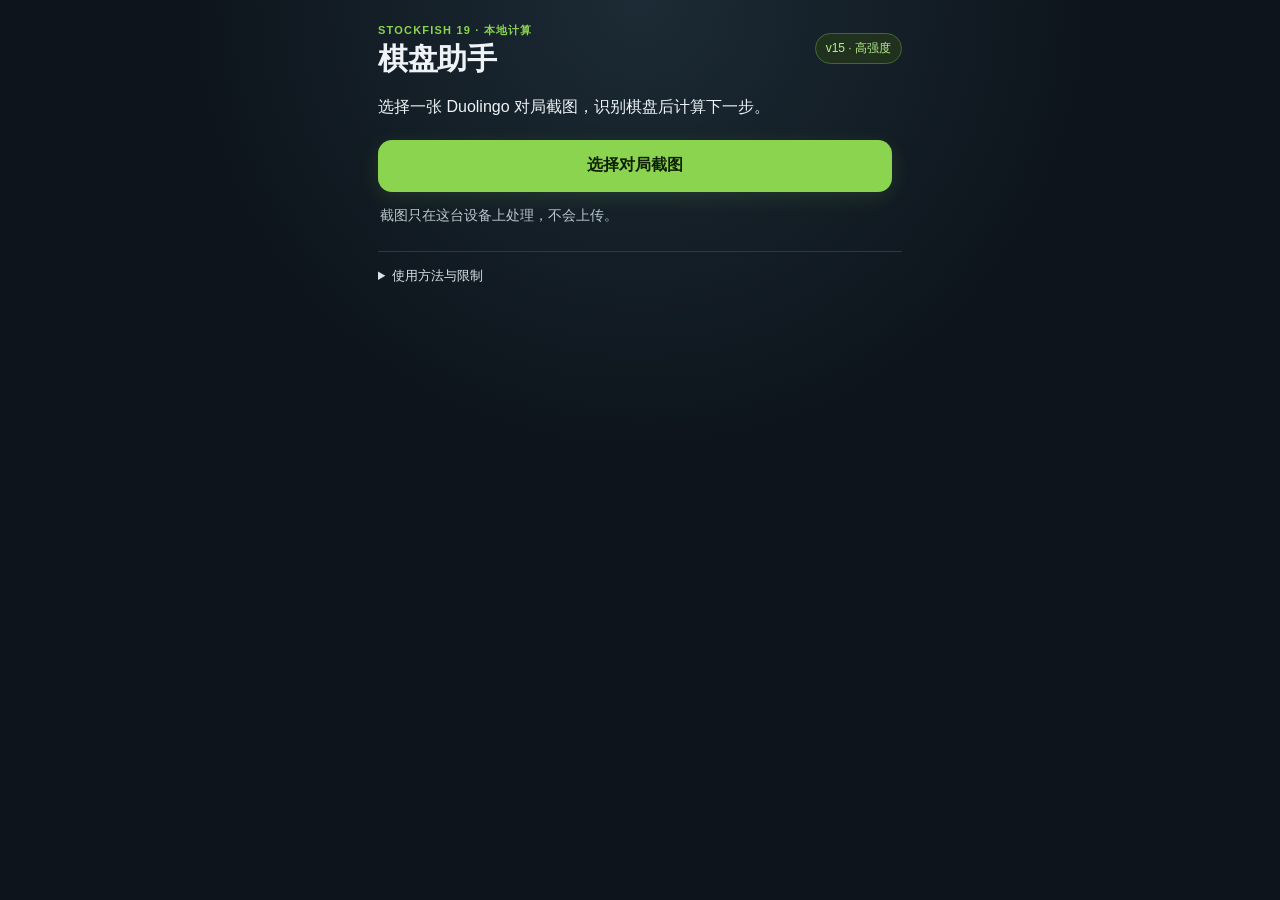
<file: index.html>
<!doctype html>
<html lang="zh-CN">
<head>
  <meta charset="utf-8">
  <meta name="viewport" content="width=device-width,initial-scale=1,viewport-fit=cover,user-scalable=no">
  <meta name="theme-color" content="#101820">
  <meta name="apple-mobile-web-app-capable" content="yes">
  <meta name="apple-mobile-web-app-status-bar-style" content="black-translucent">
  <meta name="apple-mobile-web-app-title" content="棋盘助手">
  <title>Duolingo 棋盘助手</title>
  <link rel="manifest" href="manifest.webmanifest">
  <link rel="icon" href="assets/icon.svg" type="image/svg+xml">
  <link rel="stylesheet" href="styles.css">
</head>
<body>
  <main class="app">
    <header>
      <div>
        <p class="eyebrow">STOCKFISH 19 · 本地计算</p>
        <h1>棋盘助手</h1>
      </div>
      <span class="strength">v15 · 高强度</span>
    </header>

    <section class="intro">
      <p>选择一张 Duolingo 对局截图，识别棋盘后计算下一步。</p>
    </section>

    <div class="primary-actions">
      <label class="button primary" for="screenshot-input">选择对局截图</label>
      <input id="screenshot-input" type="file" accept="image/png,image/jpeg,image/webp" hidden>
    </div>

    <section id="preview-section" class="preview-section" hidden>
      <canvas id="screenshot-preview" aria-label="所选截图预览"></canvas>
    </section>

    <p id="status" class="status" role="status">截图只在这台设备上处理，不会上传。</p>

    <section id="position-section" hidden>
      <div class="section-heading">
        <h2>识别结果</h2>
        <span id="confidence" class="confidence"></span>
      </div>
      <div id="board" class="board" role="grid" aria-label="识别出的棋盘"></div>
      <button id="analyze-button" class="button analyze" type="button">计算最佳着法</button>
      <button id="confirm-move" class="button analyze confirm-move" type="button" hidden>确认着子</button>

      <section id="result-section" class="result-section" aria-live="polite" hidden>
        <p class="eyebrow">建议着法</p>
        <div id="best-move" class="best-move"></div>
        <code id="uci-move"></code>
        <p id="engine-detail" class="hint"></p>
      </section>

      <div class="controls">
        <div class="color-field">
          <span class="control-label">下方执白</span>
          <div class="color-switch">
            <label class="switch-item"><input id="orientation" type="checkbox" role="switch" aria-label="下方执白"><span class="switch-slider"></span></label>
          </div>
        </div>
        <div class="castling-field">
          <span class="control-label">Castle the King</span>
          <div class="castling-switches">
            <label class="switch-item"><span>上方可</span><input id="castling-top" type="checkbox" role="switch" aria-label="上方可易位"><span class="switch-slider"></span></label>
            <label class="switch-item"><span>下方可</span><input id="castling-bottom" type="checkbox" role="switch" aria-label="下方可易位"><span class="switch-slider"></span></label>
          </div>
        </div>
      </div>
    </section>

    <details class="help">
      <summary>使用方法与限制</summary>
      <ol>
        <li>首次在 Duolingo 对局中截屏并导入，之后无需重复截图。</li>
        <li>计算后点击“确认着子”，下方会自动按建议落子。</li>
        <li>点选上方棋子及高亮终点，上方走子后会自动重新计算；主按钮可随时回到上一轮建议。</li>
      </ol>
      <p class="history-note">王车易位默认双方都不可。只有确认本局仍可易位时，才按实际情况选择；程序还会检查国王和车是否位于初始格。静图不设置吃过路兵。</p>
      <p>引擎在本机运行，首次加载约需几秒。请遵守所用产品的对局规则。</p>
    </details>
  </main>
  <dialog id="promotion-dialog" class="promotion-dialog">
    <h2>选择升变棋子</h2>
    <div id="promotion-options" class="promotion-options"></div>
  </dialog>
  <script>
    window.addEventListener('error', (event) => {
      const status = document.getElementById('status');
      status.textContent = `页面启动失败：${event.message || '脚本加载错误'}`;
      status.className = 'status error';
    });
  </script>
  <script type="module" src="js/app.js"></script>
</body>
</html>
</file>
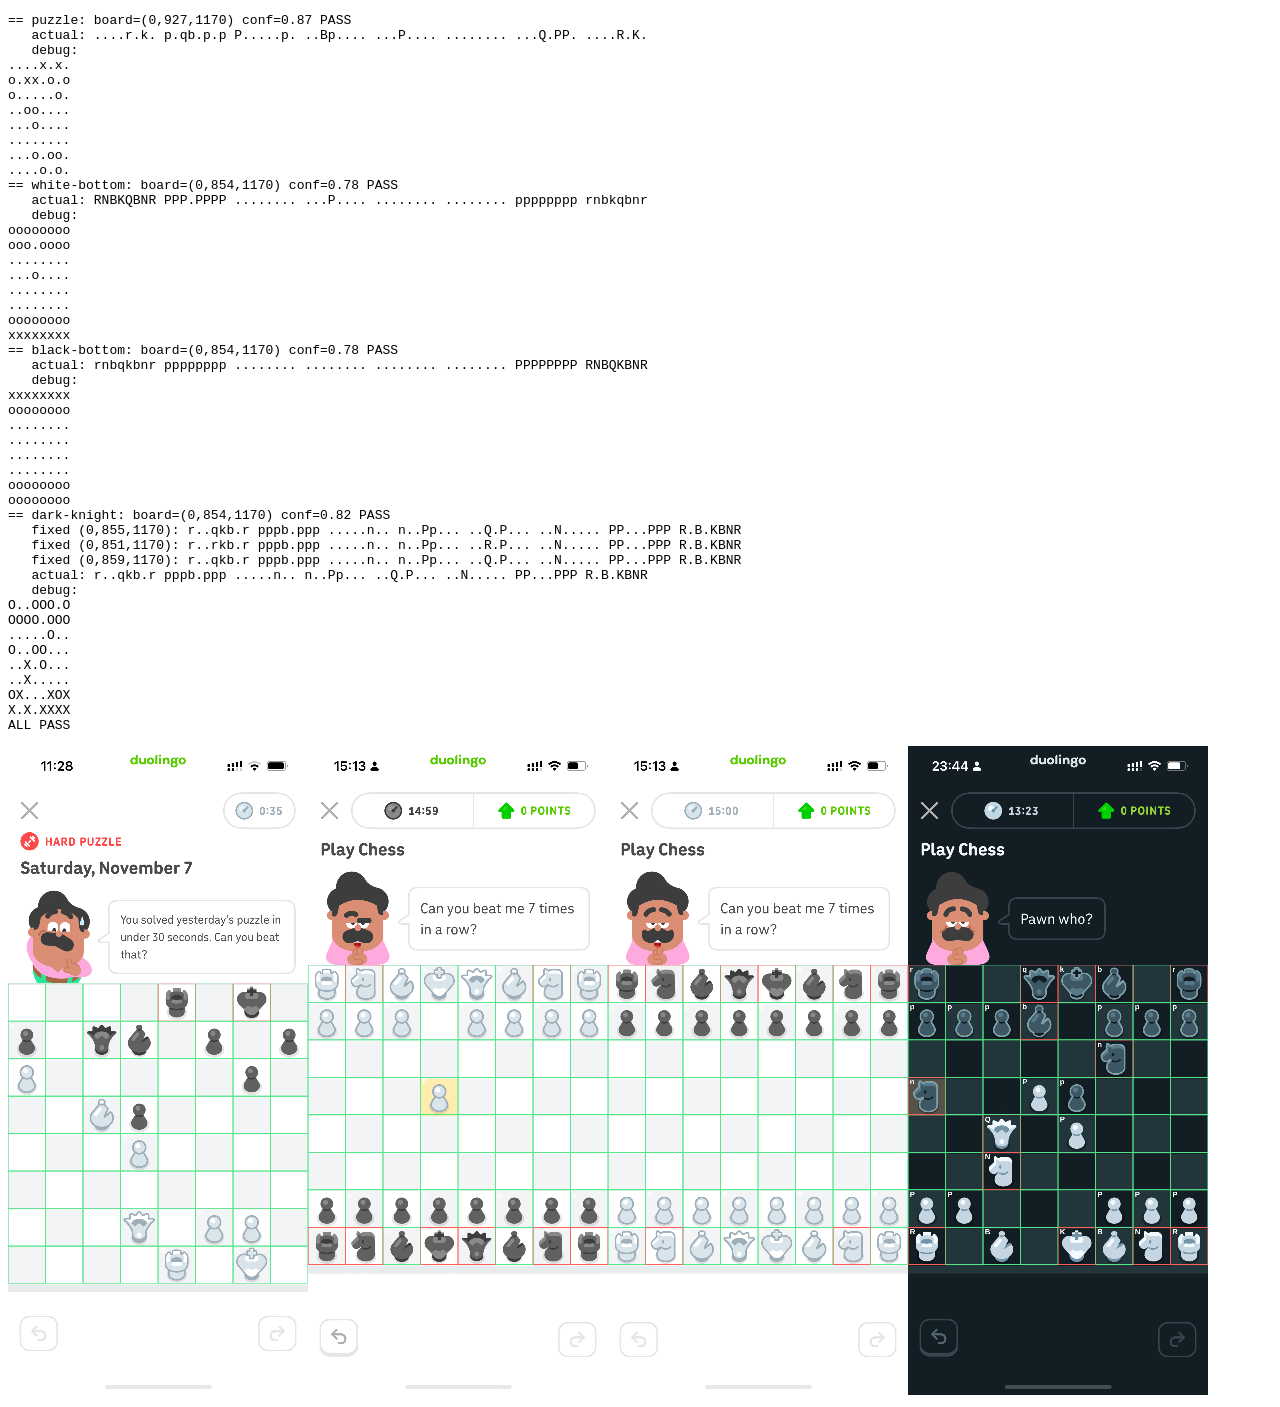
<file: test/index.html>
<!DOCTYPE html>
<html>
<head>
<meta charset="utf-8">
<title>recognition test</title>
</head>
<body>
<pre id="out">running…</pre>
<script>
window.addEventListener('error', e => {
  document.getElementById('out').textContent = 'ERROR: ' + e.message + ' @ ' + (e.filename || '') + ':' + (e.lineno || '');
  document.title = 'PAGE ERROR';
});
</script>
<div id="previews"></div>
<script type="module">
import { recognizeBoard, drawRecognitionPreview } from '../js/recognition.js?v=23';

const CASES = [
  {
    name: 'puzzle',
    src: 'images/puzzle.png',
    expected: [
      '....r.k.',
      'p.qb.p.p',
      'P.....p.',
      '..Bp....',
      '...P....',
      '........',
      '...Q.PP.',
      '....R.K.'
    ]
  },
  {
    name: 'white-bottom',
    src: 'images/white-bottom.png',
    expected: [
      'RNBKQBNR',
      'PPP.PPPP',
      '........',
      '...P....',
      '........',
      '........',
      'pppppppp',
      'rnbkqbnr'
    ]
  },
  {
    name: 'black-bottom',
    src: 'images/black-bottom.png',
    expected: [
      'rnbqkbnr',
      'pppppppp',
      '........',
      '........',
      '........',
      '........',
      'PPPPPPPP',
      'RNBQKBNR'
    ]
  },
  {
    name: 'dark-knight',
    src: 'images/dark-knight.png',
    expected: [
      'r..qkb.r',
      'pppb.ppp',
      '.....n..',
      'n..Pp...',
      '..Q.P...',
      '..N.....',
      'PP...PPP',
      'R.B.KBNR'
    ]
  }
];

function loadImage(src) {
  return new Promise((resolve, reject) => {
    const img = new Image();
    img.onload = () => resolve(img);
    img.onerror = () => reject(new Error('load failed: ' + src));
    img.src = src;
  });
}

const TEMPLATE_VERSION = "v17";
const out = [];
function debugCells(img, board) {
  const s = 320;
  const canvas = document.createElement('canvas');
  canvas.width = s; canvas.height = s;
  const ctx = canvas.getContext('2d', { willReadFrequently: true });
  ctx.drawImage(img, board.x, board.y, board.size, board.size, 0, 0, s, s);
  const data = ctx.getImageData(0, 0, s, s);
  const lines = [];
  const cell = s / 8;
  for (let row = 0; row < 8; row++) {
    let line = '';
    for (let col = 0; col < 8; col++) {
      const corners = [];
      let sum = 0;
      for (let y = 0; y < cell; y++) {
        for (let x = 0; x < cell; x++) {
          const sx = col * cell + x, sy = row * cell + y;
          const i = (sy * s + sx) * 4;
          const luma = data.data[i] * 0.299 + data.data[i + 1] * 0.587 + data.data[i + 2] * 0.114;
          sum += luma;
          if ((x < 3 || x >= cell - 3) && (y < 3 || y >= cell - 3)) corners.push(luma);
        }
      }
      corners.sort((a, b) => a - b);
      const bg = corners[corners.length >> 1];
      let dev = 0;
      for (let y = 4; y < cell - 4; y++) {
        for (let x = 4; x < cell - 4; x++) {
          const sx = col * cell + x, sy = row * cell + y;
          const i = (sy * s + sx) * 4;
          const luma = data.data[i] * 0.299 + data.data[i + 1] * 0.587 + data.data[i + 2] * 0.114;
          dev += Math.abs(luma - bg);
        }
      }
      const n = (cell - 8) * (cell - 8);
      line += dev / n < 10 ? '.' : (bg > 128 ? (sum / (cell * cell) < bg - 40 ? 'x' : 'o') : (sum / (cell * cell) > bg + 40 ? 'X' : 'O'));
    }
    lines.push(line);
  }
  return lines.join('\n');
}
async function diagAlignment(img, board, row, col) {
  const s = 320;
  const tjson0 = await (await fetch('../assets/piece-templates.json?v=' + TEMPLATE_VERSION)).json();
  const ts = Number(tjson0.size);
  const offset0 = tjson0.offset;
  const canvas = document.createElement('canvas');
  canvas.width = s; canvas.height = s;
  const ctx = canvas.getContext('2d', { willReadFrequently: true });
  ctx.imageSmoothingQuality = 'high';
  ctx.drawImage(img, board.x, board.y, board.size, board.size, 0, 0, s, s);
  const data = ctx.getImageData(0, 0, s, s);
  const cell = new Float32Array(ts * ts);
  const corners = [];
  for (let y = 0; y < ts; y++) {
    for (let x = 0; x < ts; x++) {
      const sx = col * ts + x, sy = row * ts + y;
      const i = (sy * s + sx) * 4;
      const luma = data.data[i] * 0.299 + data.data[i + 1] * 0.587 + data.data[i + 2] * 0.114;
      cell[y * ts + x] = luma;
      if ((x < 3 || x >= ts - 3) && (y < 3 || y >= ts - 3)) corners.push(luma);
    }
  }
  corners.sort((a, b) => a - b);
  const bg = corners[corners.length >> 1];
  for (let i = 0; i < cell.length; i++) cell[i] -= bg;
  const tjson = tjson0;
  const offset = offset0;
  const lines = [];
  for (const key of ['p', 'n', 'b', 'r', 'q', 'k']) {
    const bin = atob(tjson.templates[key]);
    const t = new Float32Array(ts * ts);
    let mean = 0;
    for (let i = 0; i < bin.length; i++) { t[i] = bin.charCodeAt(i) - offset; mean += t[i]; }
    mean /= t.length;
    let tp = 0;
    for (let i = 0; i < t.length; i++) { t[i] -= mean; tp += t[i] * t[i]; }
    let best = -1;
    for (let dy = -3; dy <= 3; dy++) {
      for (let dx = -3; dx <= 3; dx++) {
        let dot = 0, cp = 0, tq = 0;
        for (let y = 0; y < ts; y++) {
          for (let x = 0; x < ts; x++) {
            const tx = x + dx, ty = y + dy;
            if (tx < 0 || ty < 0 || tx >= ts || ty >= ts) continue;
            const cv = cell[y * ts + x], tv = t[ty * ts + tx];
            dot += cv * tv;
            cp += cv * cv;
            tq += tv * tv;
          }
        }
        const c = cp > 0 && tq > 0 ? Math.abs(dot) / Math.sqrt(cp * tq) : 0;
        if (c > best) best = c;
      }
    }
    lines.push(key + '=' + best.toFixed(3));
  }
  return lines.join(' ');
}
let allPass = true;
for (const testCase of CASES) {
  const img = await loadImage(testCase.src);
  const result = await recognizeBoard(img);
  window.__lastResults = window.__lastResults || {};
  window.__lastResults[testCase.name] = result;
  const expectedFlat = testCase.expected.join('');
  const actualFlat = result.squares.map(s => s || '.').join('');
  const errors = [];
  for (let i = 0; i < 64; i++) {
    if (actualFlat[i] !== expectedFlat[i]) {
      const label = expectedFlat[i] === '.' ? 'extra' : `expected ${expectedFlat[i]}, got ${actualFlat[i] || '(null)'}`;
      errors.push(
        `  ${testCase.name} ${'abcdefgh'[i % 8]}${8 - Math.floor(i / 8)}: ${label} conf=${result.cellResults[i].confidence.toFixed(2)} alt=${JSON.stringify((result.cellResults[i].alternatives || []).map(a => a.piece + ':' + a.confidence.toFixed(2)))}`
      );
    }
  }
  out.push(`== ${testCase.name}: board=(${result.board.x},${result.board.y},${result.board.size}) conf=${result.confidence.toFixed(2)} ${errors.length ? 'FAIL' : 'PASS'}`);
  if (testCase.name === 'dark-knight') {
    for (const fixed of [[0, 855, 1170], [0, 851, 1170], [0, 859, 1170]]) {
      const r2 = await recognizeBoard(img, { board: { x: fixed[0], y: fixed[1], size: fixed[2] } });
      out.push(`   fixed (${fixed}): ` + r2.squares.map(s2 => s2 || '.').join('').match(/.{8}/g).join(' '));
    }
  }
  for (let i = 0, shown = 0; i < 64 && shown < 4; i++) {
    if (actualFlat[i] !== expectedFlat[i]) {
      out.push(`   diag ${'abcdefgh'[i % 8]}${8 - Math.floor(i / 8)}: ` + await diagAlignment(img, result.board, Math.floor(i / 8), i % 8));
      shown++;
    }
  }
  out.push(...errors);
  out.push('   actual: ' + actualFlat.match(/.{8}/g).join(' '));
  out.push('   debug:\n' + debugCells(img, result.board));
  if (errors.length) allPass = false;

  const canvas = document.createElement('canvas');
  drawRecognitionPreview(img, result, canvas);
  canvas.style.maxWidth = '300px';
  document.getElementById('previews').appendChild(canvas);
}
out.push(allPass ? 'ALL PASS' : 'SOME FAIL');
document.getElementById('out').textContent = out.join('\n');
document.title = allPass ? 'ALL PASS' : 'SOME FAIL';
</script>
</body>
</html>
</file>
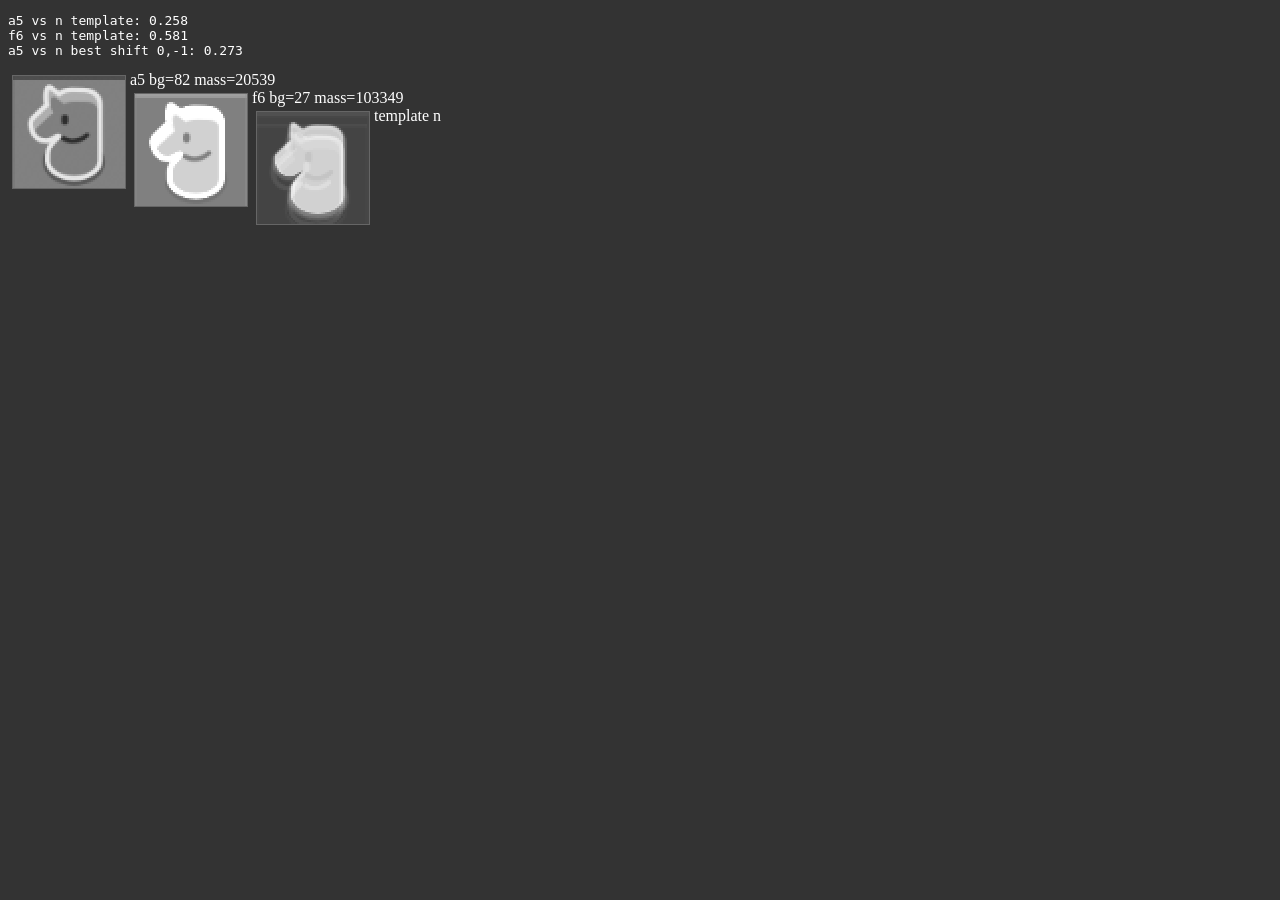
<file: test/cell.html>
<!DOCTYPE html>
<html>
<head><meta charset="utf-8"><title>cell inspect</title>
<style>body{background:#333;color:#fff}canvas{image-rendering:pixelated;margin:4px;border:1px solid #666;float:left}</style>
</head>
<body>
<pre id="out"></pre>
<div id="row"></div>
<script type="module">
const TS = 56;
const tjson = await (await fetch('../assets/piece-templates.json?v=' + Date.now())).json();
const offset = tjson.offset;

const img = new Image();
await new Promise(res => { img.onload = res; img.src = 'images/dark-knight.png'; });

// normalized board at (0,854,1170), extract a5 (row 3, col 0) like recognition does
const board = { x: 0, y: 854, size: 1170 };
const s = TS * 8;
const canvas = document.createElement('canvas');
canvas.width = s; canvas.height = s;
const ctx = canvas.getContext('2d', { willReadFrequently: true });
ctx.imageSmoothingQuality = 'high';
ctx.drawImage(img, board.x, board.y, board.size, board.size, 0, 0, s, s);

function renderCell(row, col, label) {
  const data = ctx.getImageData(col * TS, row * TS, TS, TS).data;
  const c = document.createElement('canvas');
  c.width = TS; c.height = TS;
  const cx = c.getContext('2d');
  const im = cx.createImageData(TS, TS);
  const corners = [];
  const vals = new Float32Array(TS * TS);
  const lumas = [];
  for (let y = 0; y < TS; y++) {
    for (let x = 0; x < TS; x++) {
      const i = (y * TS + x) * 4;
      const luma = data[i] * 0.299 + data[i + 1] * 0.587 + data[i + 2] * 0.114;
      vals[y * TS + x] = luma;
      lumas.push(luma);
      if ((x < 4 || x >= TS - 4) && (y < 4 || y >= TS - 4)) corners.push(luma);
    }
  }
  corners.sort((a, b) => a - b);
  const bg = corners[corners.length >> 1];
  let mass = 0;
  for (let i = 0; i < vals.length; i++) {
    vals[i] -= bg;
    if (Math.abs(vals[i]) > 15) mass += vals[i];
  }
  const flip = mass < 0;
  for (let i = 0; i < im.data.length; i += 4) {
    let v = vals[i / 4];
    if (flip) v = -v;
    const g = Math.max(0, Math.min(255, 128 + v * 1.5));
    im.data[i] = g; im.data[i + 1] = g; im.data[i + 2] = g; im.data[i + 3] = 255;
  }
  cx.putImageData(im, 0, 0);
  c.style.width = '112px';
  const lab = document.createElement('div');
  lab.textContent = label + ' bg=' + bg.toFixed(0) + ' mass=' + mass.toFixed(0) + (flip ? ' flipped' : '');
  document.getElementById('row').appendChild(c);
  document.getElementById('row').appendChild(lab);
  return vals;
}

const a5 = renderCell(3, 0, 'a5');
// f6 knight (row 2, col 5) for comparison
const f6 = renderCell(2, 5, 'f6');

function templateCanvas(key, label) {
  const bin = atob(tjson.templates[key]);
  const c = document.createElement('canvas');
  c.width = TS; c.height = TS;
  const cx = c.getContext('2d');
  const im = cx.createImageData(TS, TS);
  for (let i = 0; i < bin.length; i++) {
    const g = Math.max(0, Math.min(255, 128 + (bin.charCodeAt(i) - offset) * 1.5));
    im.data[i * 4] = g; im.data[i * 4 + 1] = g; im.data[i * 4 + 2] = g; im.data[i * 4 + 3] = 255;
  }
  cx.putImageData(im, 0, 0);
  c.style.width = '112px';
  const lab = document.createElement('div');
  lab.textContent = label;
  document.getElementById('row').appendChild(c);
  document.getElementById('row').appendChild(lab);
}
templateCanvas('n', 'template n');

// correlations
function corr(a, b) {
  let dot = 0, pa = 0, pb = 0;
  for (let i = 0; i < a.length; i++) { dot += a[i] * b[i]; pa += a[i] * a[i]; pb += b[i] * b[i]; }
  return Math.abs(dot) / Math.sqrt(pa * pb);
}
const nT = new Float32Array(TS * TS);
{
  const bin = atob(tjson.templates.n);
  for (let i = 0; i < bin.length; i++) nT[i] = bin.charCodeAt(i) - offset;
}
const lines = [];
lines.push('a5 vs n template: ' + corr(a5, nT).toFixed(3));
lines.push('f6 vs n template: ' + corr(f6, nT).toFixed(3));
// with shifts
let best = 0, bestShift = '';
for (let dy = -3; dy <= 3; dy++) for (let dx = -3; dx <= 3; dx++) {
  const shifted = new Float32Array(TS * TS);
  for (let y = 0; y < TS; y++) for (let x = 0; x < TS; x++) {
    const sx = x + dx, sy = y + dy;
    shifted[y * TS + x] = (sx >= 0 && sy >= 0 && sx < TS && sy < TS) ? a5[sy * TS + sx] : 0;
  }
  const c = corr(shifted, nT);
  if (c > best) { best = c; bestShift = dx + ',' + dy; }
}
lines.push('a5 vs n best shift ' + bestShift + ': ' + best.toFixed(3));
document.getElementById('out').textContent = lines.join('\n');
document.title = 'CELL DONE';
</script>
</body>
</html>
</file>
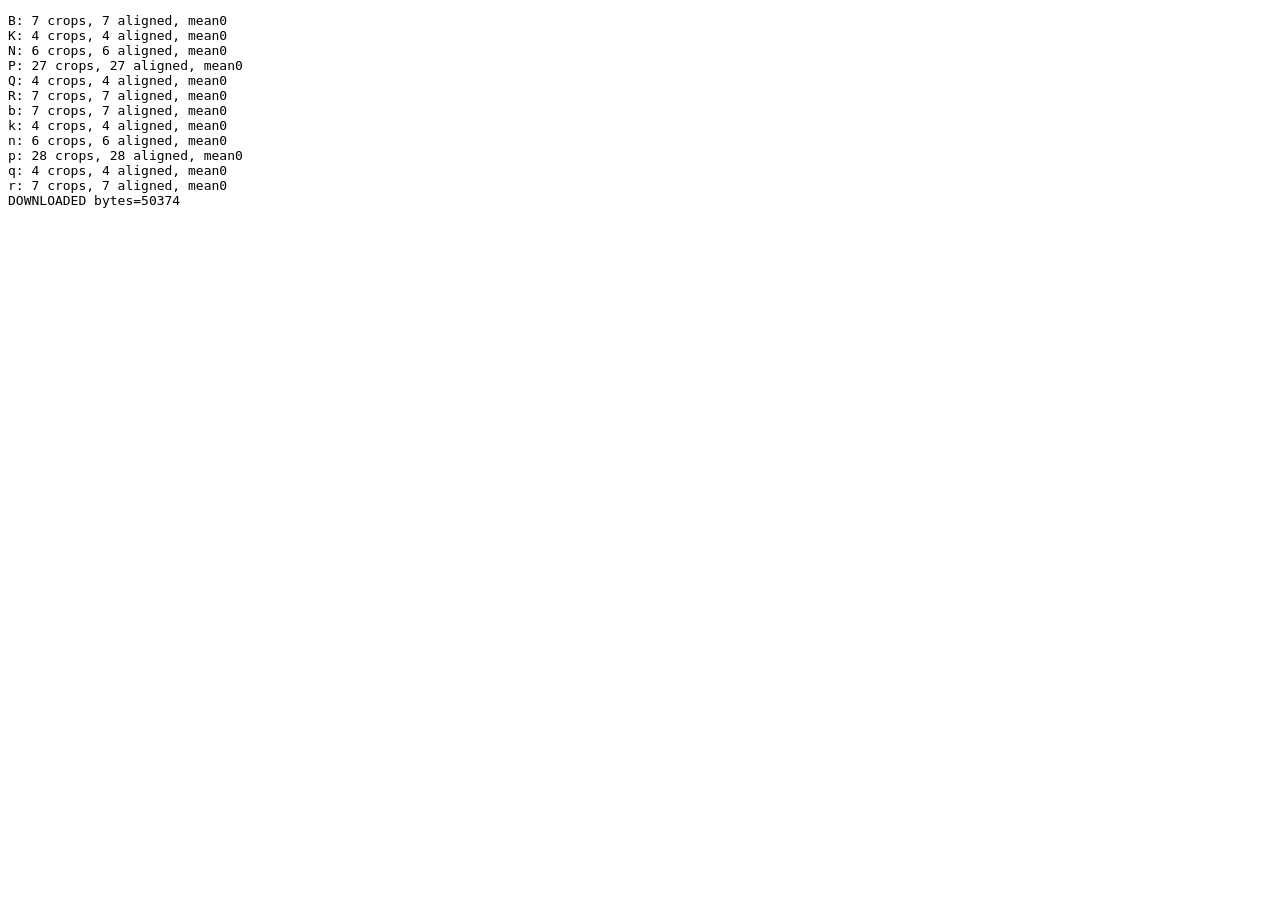
<file: test/gen.html>
<!DOCTYPE html>
<html>
<head>
<meta charset="utf-8">
<title>template generator</title>
</head>
<body>
<pre id="out">running…</pre>
<script type="module">
const TS = 56;
const IMAGES = [
  {
    src: 'images/puzzle.png',
    board: [5, 934, 1164],
    placements: {
      e8: 'r', g8: 'k', a7: 'p', c7: 'q', d7: 'b', f7: 'p', h7: 'p',
      a6: 'P', g6: 'p', c5: 'B', d5: 'p', d4: 'P',
      d2: 'Q', f2: 'P', g2: 'P', e1: 'R', g1: 'K'
    }
  },
  {
    src: 'images/white-bottom.png',
    board: [0, 855, 1170],
    placements: {
      a8: 'R', b8: 'N', c8: 'B', d8: 'K', e8: 'Q', f8: 'B', g8: 'N', h8: 'R',
      a7: 'P', b7: 'P', c7: 'P', e7: 'P', f7: 'P', g7: 'P', h7: 'P',
      d5: 'P',
      a2: 'p', b2: 'p', c2: 'p', d2: 'p', e2: 'p', f2: 'p', g2: 'p', h2: 'p',
      a1: 'r', b1: 'n', c1: 'b', d1: 'k', e1: 'q', f1: 'b', g1: 'n', h1: 'r'
    }
  },
  {
    src: 'images/black-bottom.png',
    board: [0, 855, 1170],
    placements: {
      a8: 'r', b8: 'n', c8: 'b', d8: 'q', e8: 'k', f8: 'b', g8: 'n', h8: 'r',
      a7: 'p', b7: 'p', c7: 'p', d7: 'p', e7: 'p', f7: 'p', g7: 'p', h7: 'p',
      a2: 'P', b2: 'P', c2: 'P', d2: 'P', e2: 'P', f2: 'P', g2: 'P', h2: 'P',
      a1: 'R', b1: 'N', c1: 'B', d1: 'Q', e1: 'K', f1: 'B', g1: 'N', h1: 'R'
    }
  },
  {
    src: 'images/dark-knight.png',
    board: [0, 855, 1170],
    placements: {
      a8: 'r', d8: 'q', e8: 'k', f8: 'b', h8: 'r',
      a7: 'p', b7: 'p', c7: 'p', d7: 'b', f7: 'p', g7: 'p', h7: 'p',
      f6: 'n',
      a5: 'n', d5: 'P', e5: 'p',
      c4: 'Q', e4: 'P',
      c3: 'N',
      a2: 'P', b2: 'P', f2: 'P', g2: 'P', h2: 'P',
      a1: 'R', c1: 'B', e1: 'K', f1: 'B', g1: 'N', h1: 'R'
    }
  }
];

function loadImage(src) {
  return new Promise((resolve, reject) => {
    const img = new Image();
    img.onload = () => resolve(img);
    img.onerror = () => reject(new Error('load failed: ' + src));
    img.src = src;
  });
}

function cropCell(img, board, square) {
  const col = square.charCodeAt(0) - 97;
  const row = 8 - Number(square[1]);
  const [bx, by, bs] = board;
  const cell = bs / 8;
  const canvas = document.createElement('canvas');
  canvas.width = TS; canvas.height = TS;
  const ctx = canvas.getContext('2d', { willReadFrequently: true });
  ctx.imageSmoothingEnabled = true;
  ctx.imageSmoothingQuality = 'high';
  ctx.drawImage(img, bx + col * cell, by + row * cell, cell, cell, 0, 0, TS, TS);
  const data = ctx.getImageData(0, 0, TS, TS).data;
  const values = new Float32Array(TS * TS);
  const borderLumas = [];
  for (let y = 0; y < TS; y++) {
    for (let x = 0; x < TS; x++) {
      const i = (y * TS + x) * 4;
      const luma = data[i] * 0.299 + data[i + 1] * 0.587 + data[i + 2] * 0.114;
      values[y * TS + x] = luma;
      const cb = Math.max(3, Math.round(TS * 0.075));
      if (x < cb || x >= TS - cb || y < cb || y >= TS - cb) borderLumas.push(luma);
    }
  }
  borderLumas.sort((a, b) => a - b);
  const borderBackground = borderLumas[borderLumas.length >> 1];
  let ringSpread = 0;
  for (const luma of borderLumas) ringSpread += Math.abs(luma - borderBackground);
  ringSpread /= borderLumas.length;
  const sortedAll = Array.from(values).sort((a, b) => a - b);
  const cellMedian = sortedAll[sortedAll.length >> 1];
  const bg = ringSpread > 12 ? cellMedian : borderBackground;
  let mass = 0;
  for (let i = 0; i < values.length; i++) {
    values[i] = Math.max(0, Math.min(127, Math.abs(values[i] - bg)));
    mass += values[i];
  }
  // Keep amplitude information: lighter-than-background pixels (white pieces
  // on a light square) stay distinguishable from darker ones via the gain fit.
  return values;
}

function correlate(a, b, dx, dy) {
  let dot = 0, pa = 0, pb = 0;
  for (let y = 0; y < TS; y++) {
    for (let x = 0; x < TS; x++) {
      const tx = x + dx, ty = y + dy;
      if (tx < 0 || ty < 0 || tx >= TS || ty >= TS) continue;
      const av = a[y * TS + x], bv = b[ty * TS + tx];
      dot += av * bv;
      pa += av * av;
      pb += bv * bv;
    }
  }
  return pa > 0 && pb > 0 ? Math.abs(dot) / Math.sqrt(pa * pb) : 0;
}

const byType = {};
for (const spec of IMAGES) {
  const img = await loadImage(spec.src);
  for (const [square, piece] of Object.entries(spec.placements)) {
    (byType[piece] = byType[piece] || []).push(cropCell(img, spec.board, square));
  }
}

const out = [];
const templates = {};
for (const piece of Object.keys(byType).sort()) {
  const crops = byType[piece];
  const ref = crops[0];
  const acc = new Float32Array(TS * TS);
  let aligned = 0;
  for (const crop of crops) {
    let best = { c: -1, dx: 0, dy: 0 };
    for (let dy = -6; dy <= 6; dy++) {
      for (let dx = -6; dx <= 6; dx++) {
        const c = correlate(crop, ref, dx, dy);
        if (c > best.c) best = { c, dx, dy };
      }
    }
    if (best.c < 0.2) {
      out.push(`skip ${piece} corr=${best.c.toFixed(2)}`);
      continue;
    }
    aligned++;
    for (let y = 0; y < TS; y++) {
      for (let x = 0; x < TS; x++) {
        const sx = x - best.dx, sy = y - best.dy;
        if (sx < 0 || sy < 0 || sx >= TS || sy >= TS) continue;
        acc[y * TS + x] += crop[sy * TS + sx];
      }
    }
  }
  let mean = 0;
  for (let i = 0; i < acc.length; i++) { acc[i] /= aligned; mean += acc[i]; }
  mean /= acc.length;
  let codes = '';
  for (let i = 0; i < acc.length; i++) {
    codes += String.fromCharCode(Math.max(0, Math.min(255, Math.round(acc[i] - mean) + 128)));
  }
  templates[piece] = btoa(codes);
  out.push(`${piece}: ${crops.length} crops, ${aligned} aligned, mean0`);
}

const json = JSON.stringify({ version: 2, size: TS, offset: 128, encoding: 'base64-signed-luma', templates });
const blob = new Blob([json], { type: 'application/json' });
const url = URL.createObjectURL(blob);
const a = document.createElement('a');
a.href = url;
a.download = 'piece-templates.json';
a.click();
out.push('DOWNLOADED bytes=' + json.length);
document.getElementById('out').textContent = out.join('\n');
document.title = 'GEN DONE';
</script>
</body>
</html>
</file>
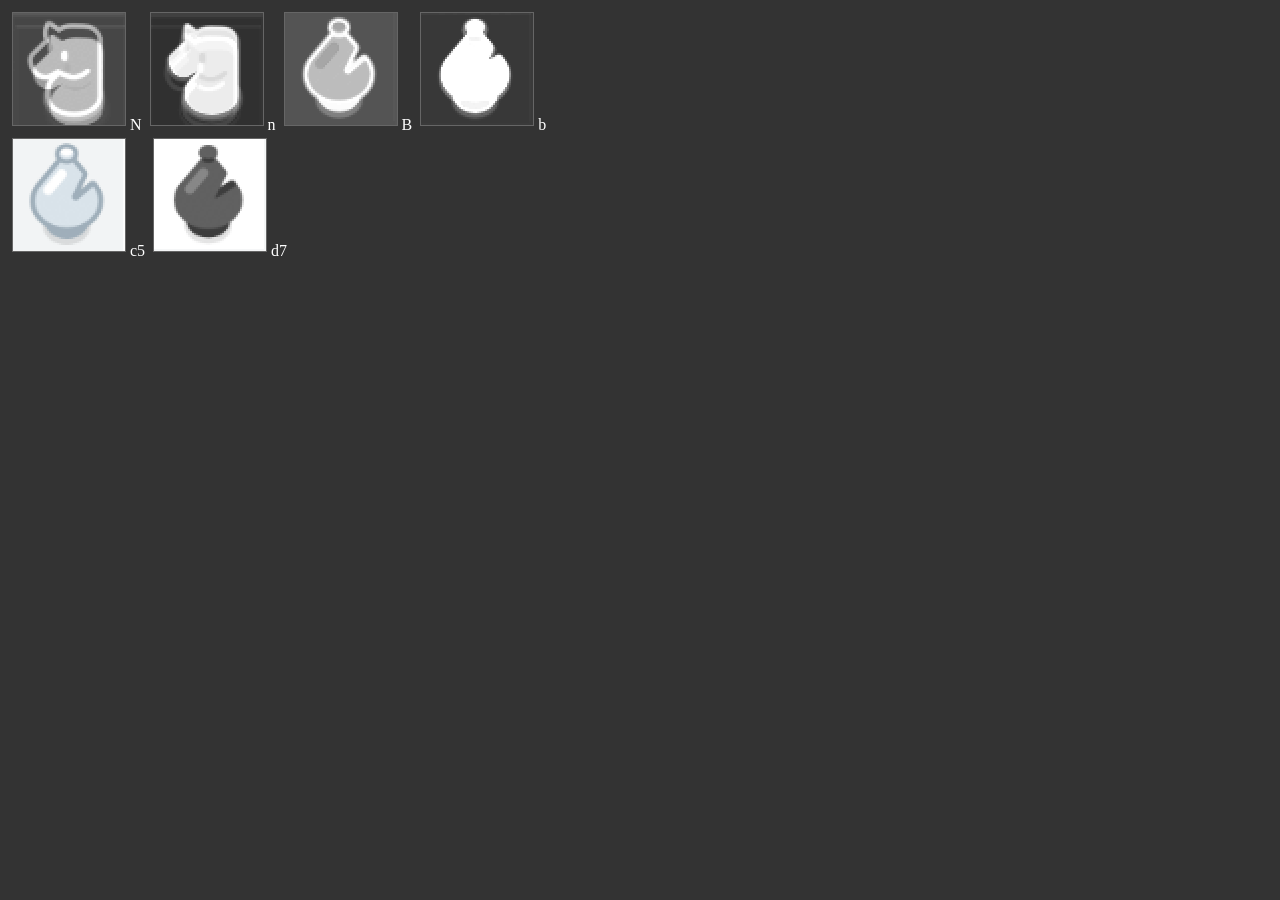
<file: test/inspect.html>
<!DOCTYPE html>
<html>
<head>
<meta charset="utf-8">
<title>inspect</title>
<style>body{background:#333;color:#fff}canvas{image-rendering:pixelated;margin:4px;border:1px solid #666}</style>
</head>
<body>
<div id="row1"></div>
<div id="row2"></div>
<pre id="out"></pre>
<script type="module">
const TS = 56;
const tjson = await (await fetch('../assets/piece-templates.json?v=' + Date.now())).json();
const offset = tjson.offset;

function templateCanvas(key) {
  const bin = atob(tjson.templates[key]);
  const canvas = document.createElement('canvas');
  canvas.width = TS; canvas.height = TS;
  const ctx = canvas.getContext('2d');
  const img = ctx.createImageData(TS, TS);
  let mean = 0;
  const vals = [];
  for (let i = 0; i < bin.length; i++) { const v = bin.charCodeAt(i) - offset; vals.push(v); mean += v; }
  mean /= vals.length;
  for (let i = 0; i < vals.length; i++) {
    const g = Math.max(0, Math.min(255, 128 + (vals[i] - mean) * 2));
    img.data[i * 4] = g; img.data[i * 4 + 1] = g; img.data[i * 4 + 2] = g; img.data[i * 4 + 3] = 255;
  }
  ctx.putImageData(img, 0, 0);
  return canvas;
}

for (const key of ['N', 'n', 'B', 'b']) {
  const c = templateCanvas(key);
  c.style.width = '112px';
  document.getElementById('row1').appendChild(c);
  const label = document.createElement('span');
  label.textContent = key + ' ';
  document.getElementById('row1').appendChild(label);
}

// crop c5 from puzzle
const img = new Image();
await new Promise(res => { img.onload = res; img.src = 'images/puzzle.png'; });
function cellCanvas(board, square) {
  const col = square.charCodeAt(0) - 97;
  const row = 8 - Number(square[1]);
  const [bx, by, bs] = board;
  const cell = bs / 8;
  const canvas = document.createElement('canvas');
  canvas.width = TS; canvas.height = TS;
  const ctx = canvas.getContext('2d');
  ctx.imageSmoothingQuality = 'high';
  ctx.drawImage(img, bx + col * cell, by + row * cell, cell, cell, 0, 0, TS, TS);
  return canvas;
}
for (const sq of ['c5', 'd7']) {
  const c = cellCanvas([5, 934, 1164], sq);
  c.style.width = '112px';
  document.getElementById('row2').appendChild(c);
  const label = document.createElement('span');
  label.textContent = sq + ' ';
  document.getElementById('row2').appendChild(label);
}
document.title = 'INSPECT DONE';
</script>
</body>
</html>
</file>
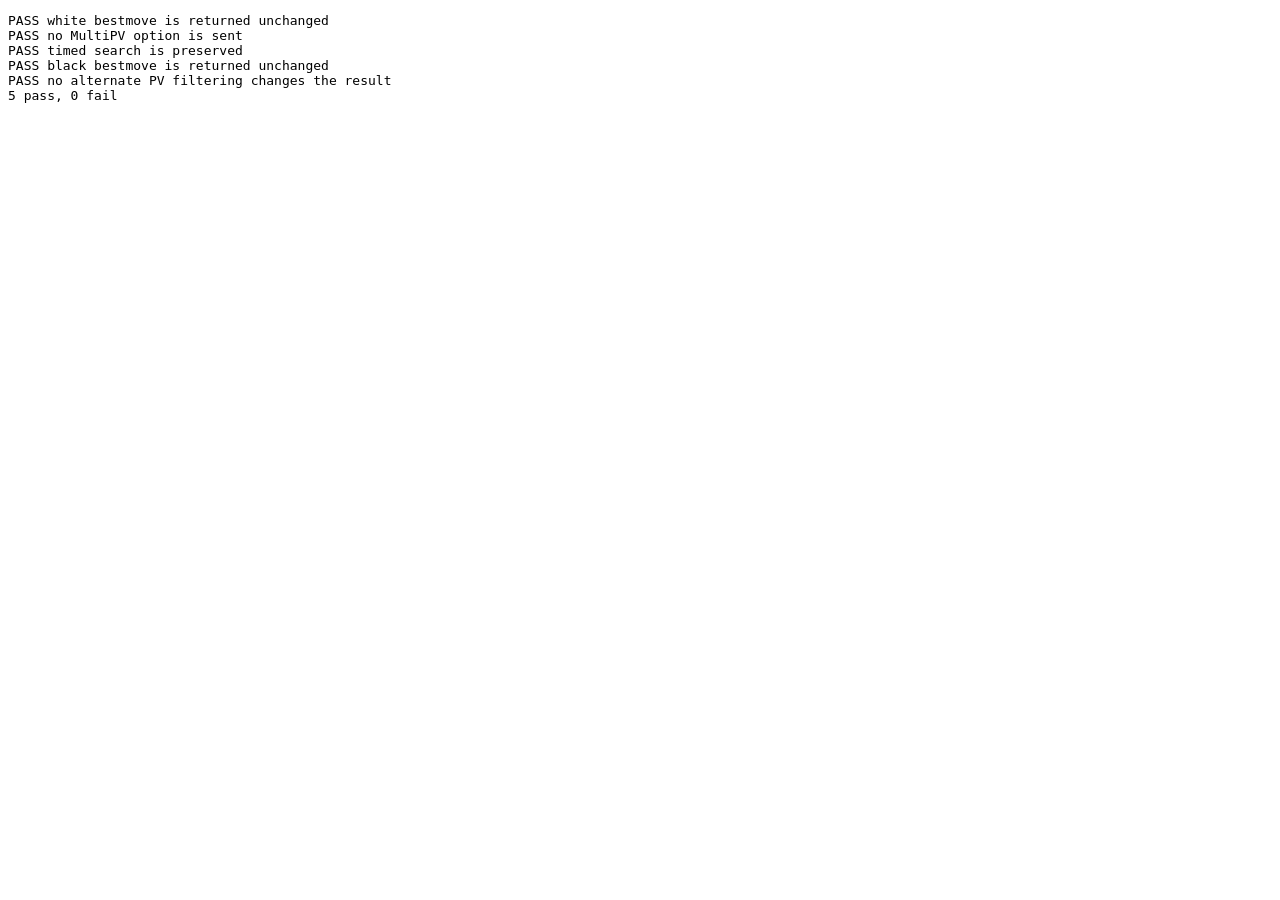
<file: test/pickmove.html>
<!DOCTYPE html>
<html>
<head><meta charset="utf-8"><title>Stockfish bestmove test</title></head>
<body>
<pre id="out">running…</pre>
<script type="module">
import { StockfishEngine } from '../js/engine.js';

const out = document.getElementById('out');
window.addEventListener('error', event => { out.textContent = event.message; });
window.addEventListener('unhandledrejection', event => { out.textContent = String(event.reason); });
const lines = [];
let pass = 0;
let fail = 0;
function check(name, condition) {
  lines.push(`${condition ? 'PASS' : 'FAIL'} ${name}`);
  condition ? pass++ : fail++;
  out.textContent = lines.join('\n');
}

async function run(fen, bestMove) {
  const engine = new StockfishEngine();
  const commands = [];
  engine.initialize = async () => {};
  engine.worker = { postMessage: command => commands.push(command) };
  const pending = engine.analyze(fen, 1);
  await Promise.resolve();
  engine.handleMessage('info depth 24 multipv 2 score cp 10 pv d2d4');
  engine.handleMessage(`bestmove ${bestMove}`);
  const result = await pending;
  return { commands, result };
}

const white = await run('r3k2r/8/8/8/8/8/8/R3K2R w KQkq - 0 1', 'e1g1');
check('white bestmove is returned unchanged', white.result === 'e1g1');
check('no MultiPV option is sent', !white.commands.some(command => command.includes('MultiPV')));
check('timed search is preserved', white.commands.includes('go movetime 1'));

const black = await run('r3k2r/8/8/8/8/8/8/R3K2R b KQkq - 0 1', 'e8c8');
check('black bestmove is returned unchanged', black.result === 'e8c8');
check('no alternate PV filtering changes the result', black.result !== 'a8a1');

lines.push(`${pass} pass, ${fail} fail`);
out.textContent = lines.join('\n');
document.title = fail === 0 ? 'BESTMOVE ALL PASS' : 'BESTMOVE FAIL';
</script>
</body>
</html>
</file>
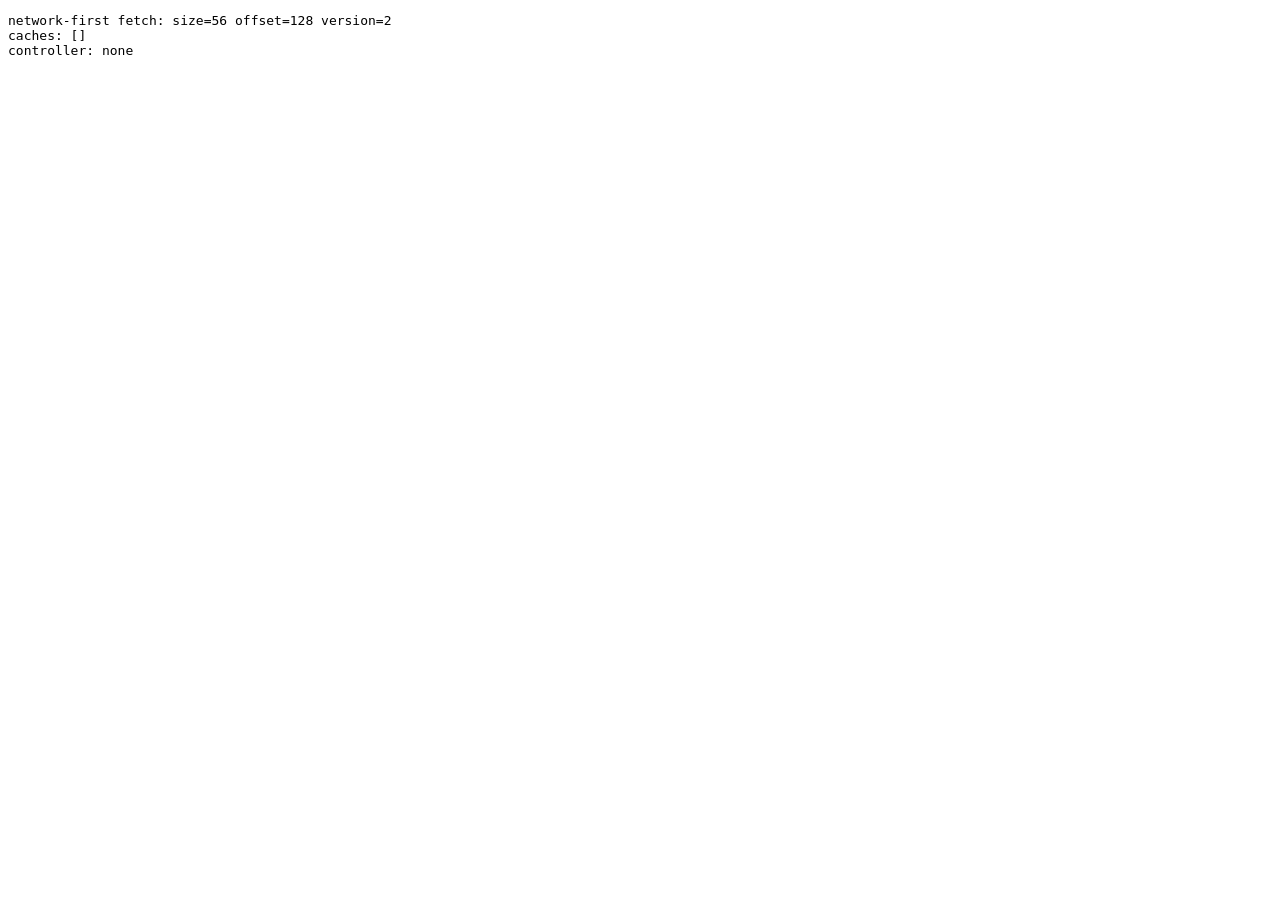
<file: test/sw-check.html>
<!DOCTYPE html>
<html>
<head><meta charset="utf-8"><title>sw-check</title></head>
<body>
<pre id="out">running…</pre>
<script type="module">
const lines = [];
try {
  const resp = await fetch('../assets/piece-templates.json');
  const data = await resp.json();
  lines.push('network-first fetch: size=' + data.size + ' offset=' + data.offset + ' version=' + (data.version || 1));
  const keys = await caches.keys();
  lines.push('caches: ' + JSON.stringify(keys));
  for (const key of keys) {
    const cache = await caches.open(key);
    const match = await cache.match('../assets/piece-templates.json');
    if (match) {
      const d2 = await match.json();
      lines.push(`cache ${key}: size=${d2.size} offset=${d2.offset} version=${(d2.version || 1)}`);
    } else {
      lines.push(`cache ${key}: no templates entry`);
    }
    const mjs = await cache.match('../js/recognition.js');
    lines.push(`cache ${key}: recognition.js ${mjs ? 'present' : 'absent'}`);
  }
  if (navigator.serviceWorker && navigator.serviceWorker.controller) {
    lines.push('controller: ' + navigator.serviceWorker.controller.scriptURL);
  } else {
    lines.push('controller: none');
  }
} catch (e) {
  lines.push('error: ' + e.message);
}
document.getElementById('out').textContent = lines.join('\n');
document.title = 'SW CHECK DONE';
</script>
</body>
</html>
</file>
<file: styles.css>
:root {
  color-scheme: dark;
  font-family: -apple-system, BlinkMacSystemFont, "Segoe UI", sans-serif;
  background: #0d141b;
  color: #edf3f6;
  --muted: #9aabb5;
  --panel: #16222b;
  --line: #2a3943;
  --green: #8bd450;
}

* { box-sizing: border-box; }
body { margin: 0; min-height: 100vh; background: radial-gradient(circle at 50% 0, #1c2b35 0, #0d141b 42%); }
button, select, input { font: inherit; }
button, label, select { -webkit-tap-highlight-color: transparent; }
.app { width: min(100%, 560px); margin: 0 auto; padding: max(22px, env(safe-area-inset-top)) 18px max(28px, env(safe-area-inset-bottom)); }
header { display: flex; align-items: center; justify-content: space-between; gap: 12px; }
h1 { font-size: 30px; line-height: 1.1; margin: 3px 0 0; letter-spacing: -.5px; }
h2 { font-size: 19px; margin: 0; }
p { line-height: 1.55; }
.eyebrow { color: var(--green); font-size: 11px; font-weight: 750; letter-spacing: 1.2px; margin: 0; }
.strength { border: 1px solid #456632; background: #20321e; color: #b7ef8f; padding: 6px 10px; border-radius: 99px; font-size: 12px; }
.intro { margin: 20px 0; }
.intro p { margin: 0 0 8px; }
.platform-note, .hint { color: var(--muted); font-size: 13px; }
.primary-actions { display: grid; grid-template-columns: 1fr auto; gap: 10px; }
.button { min-height: 52px; border: 0; border-radius: 14px; padding: 0 18px; display: inline-flex; align-items: center; justify-content: center; font-weight: 700; cursor: pointer; text-align: center; }
.button:active { transform: translateY(1px); }
.button:disabled { opacity: .48; cursor: wait; }
.primary { color: #102006; background: var(--green); box-shadow: 0 5px 20px #8bd45022; }
.secondary { color: #e5edf1; background: #23323c; border: 1px solid var(--line); }
.preview-section { margin: 16px 0 0; overflow: hidden; border: 1px solid var(--line); border-radius: 14px; background: #080d11; text-align: center; }
#screenshot-preview { display: block; width: 100%; max-height: 280px; object-fit: contain; }
.status { min-height: 24px; color: #b8c6cd; font-size: 14px; margin: 13px 2px 18px; }
.status.error { color: #ff9e96; }
.status.busy { color: #c5e9a8; }
#position-section { border-top: 1px solid var(--line); padding-top: 18px; }
.section-heading { display: flex; align-items: center; justify-content: space-between; }
.confidence { font-size: 12px; color: var(--muted); }
.board { width: 100%; aspect-ratio: 1; display: grid; grid-template-columns: repeat(8, minmax(0, 1fr)); grid-template-rows: repeat(8, minmax(0, 1fr)); border: 3px solid #41525c; border-radius: 7px; overflow: hidden; margin: 14px 0; touch-action: manipulation; }
.square { position: relative; display: flex; align-items: center; justify-content: center; border: 0; border-radius: 0; padding: 0; color: #f2f4f5; min-width: 0; min-height: 0; aspect-ratio: 1; cursor: pointer; }
.square:disabled { cursor: default; }
.square.light { background: #34454e; }
.square.dark { background: #18242b; }
.square.selected { outline: 3px solid #ffd64d; outline-offset: -3px; z-index: 2; }
.square.legal-target::after { content: ""; position: absolute; width: 24%; aspect-ratio: 1; border-radius: 50%; background: #a8b7bd88; }
.square.legal-capture { box-shadow: inset 0 0 0 4px #d9e3e7aa; }
.square.move-from { box-shadow: inset 0 0 0 4px #ffd64d; }
.square.move-to { box-shadow: inset 0 0 0 4px var(--green); }
.piece-image { display: block; width: 100%; height: 100%; object-fit: contain; pointer-events: none; }
.coordinate { position: absolute; bottom: 2px; left: 3px; font-size: 9px; color: #b8c6cd99; pointer-events: none; }
.controls { display: grid; grid-template-columns: minmax(90px, 1fr) minmax(0, 2fr); align-items: center; gap: 12px; margin: 12px 0; }
.controls label, .control-label { color: var(--muted); font-size: 12px; }
select { display: block; width: 100%; margin-top: 6px; min-height: 44px; border: 1px solid var(--line); border-radius: 10px; padding: 0 10px; color: #edf3f6; background: var(--panel); }
.castling-field { display: block; }
.color-switch { display: flex; align-items: center; min-height: 44px; margin-top: 6px; }
.castling-switches { display: flex; align-items: center; justify-content: space-between; gap: 10px; min-height: 44px; margin-top: 6px; }
.switch-item { position: relative; display: flex; align-items: center; gap: 6px; cursor: pointer; white-space: nowrap; }
.switch-item input { position: absolute; right: 0; width: 44px; height: 26px; margin: 0; opacity: 0; z-index: 2; cursor: pointer; }
.switch-slider { position: relative; width: 44px; height: 26px; flex: 0 0 auto; border-radius: 99px; background: #46555f; transition: background .18s; }
.switch-slider::after { content: ""; position: absolute; width: 20px; height: 20px; top: 3px; left: 3px; border-radius: 50%; background: #fff; transition: transform .18s; }
.switch-item input:checked + .switch-slider { background: var(--green); }
.switch-item input:checked + .switch-slider::after { transform: translateX(18px); }
.switch-item input:focus-visible + .switch-slider { outline: 3px solid #ffd64d; outline-offset: 2px; }
.switch-item input:disabled + .switch-slider { opacity: .45; cursor: default; }
.history-note { color: var(--muted); background: #121d24; border-radius: 10px; padding: 10px 12px; font-size: 12px; line-height: 1.5; margin: 10px 0 14px; }
.analyze { width: 100%; background: var(--green); color: #102006; font-size: 17px; }
.confirm-move { margin-top: 10px; }
.result-section { margin-top: 18px; padding: 18px; border: 1px solid #4b6d35; border-radius: 16px; background: linear-gradient(135deg, #21331f, #15231c); text-align: center; }
.best-move { font-size: clamp(36px, 11vw, 58px); font-weight: 800; letter-spacing: 1px; margin: 8px 0; }
.result-section code { color: #c5e9a8; font-size: 17px; }
.result-section .hint { margin-bottom: 14px; }
.promotion-dialog { width: min(90vw, 360px); border: 1px solid var(--line); border-radius: 18px; background: var(--panel); color: #edf3f6; text-align: center; padding: 22px; }
.promotion-dialog::backdrop { background: #050a0dcc; backdrop-filter: blur(4px); }
.promotion-options { display: grid; grid-template-columns: repeat(4, 1fr); gap: 8px; }
.promotion-option { aspect-ratio: 1; border: 1px solid var(--line); border-radius: 10px; background: #263842; padding: 0; cursor: pointer; }
.help { color: var(--muted); font-size: 13px; line-height: 1.6; border-top: 1px solid var(--line); margin-top: 22px; padding-top: 14px; }
.help summary { color: #d8e2e7; min-height: 34px; cursor: pointer; }
.help li { margin-bottom: 6px; }
[hidden] { display: none !important; }
@media (max-width: 350px) {
  .app { padding-left: 12px; padding-right: 12px; }
  .primary-actions { grid-template-columns: 1fr; }
}
</file>
